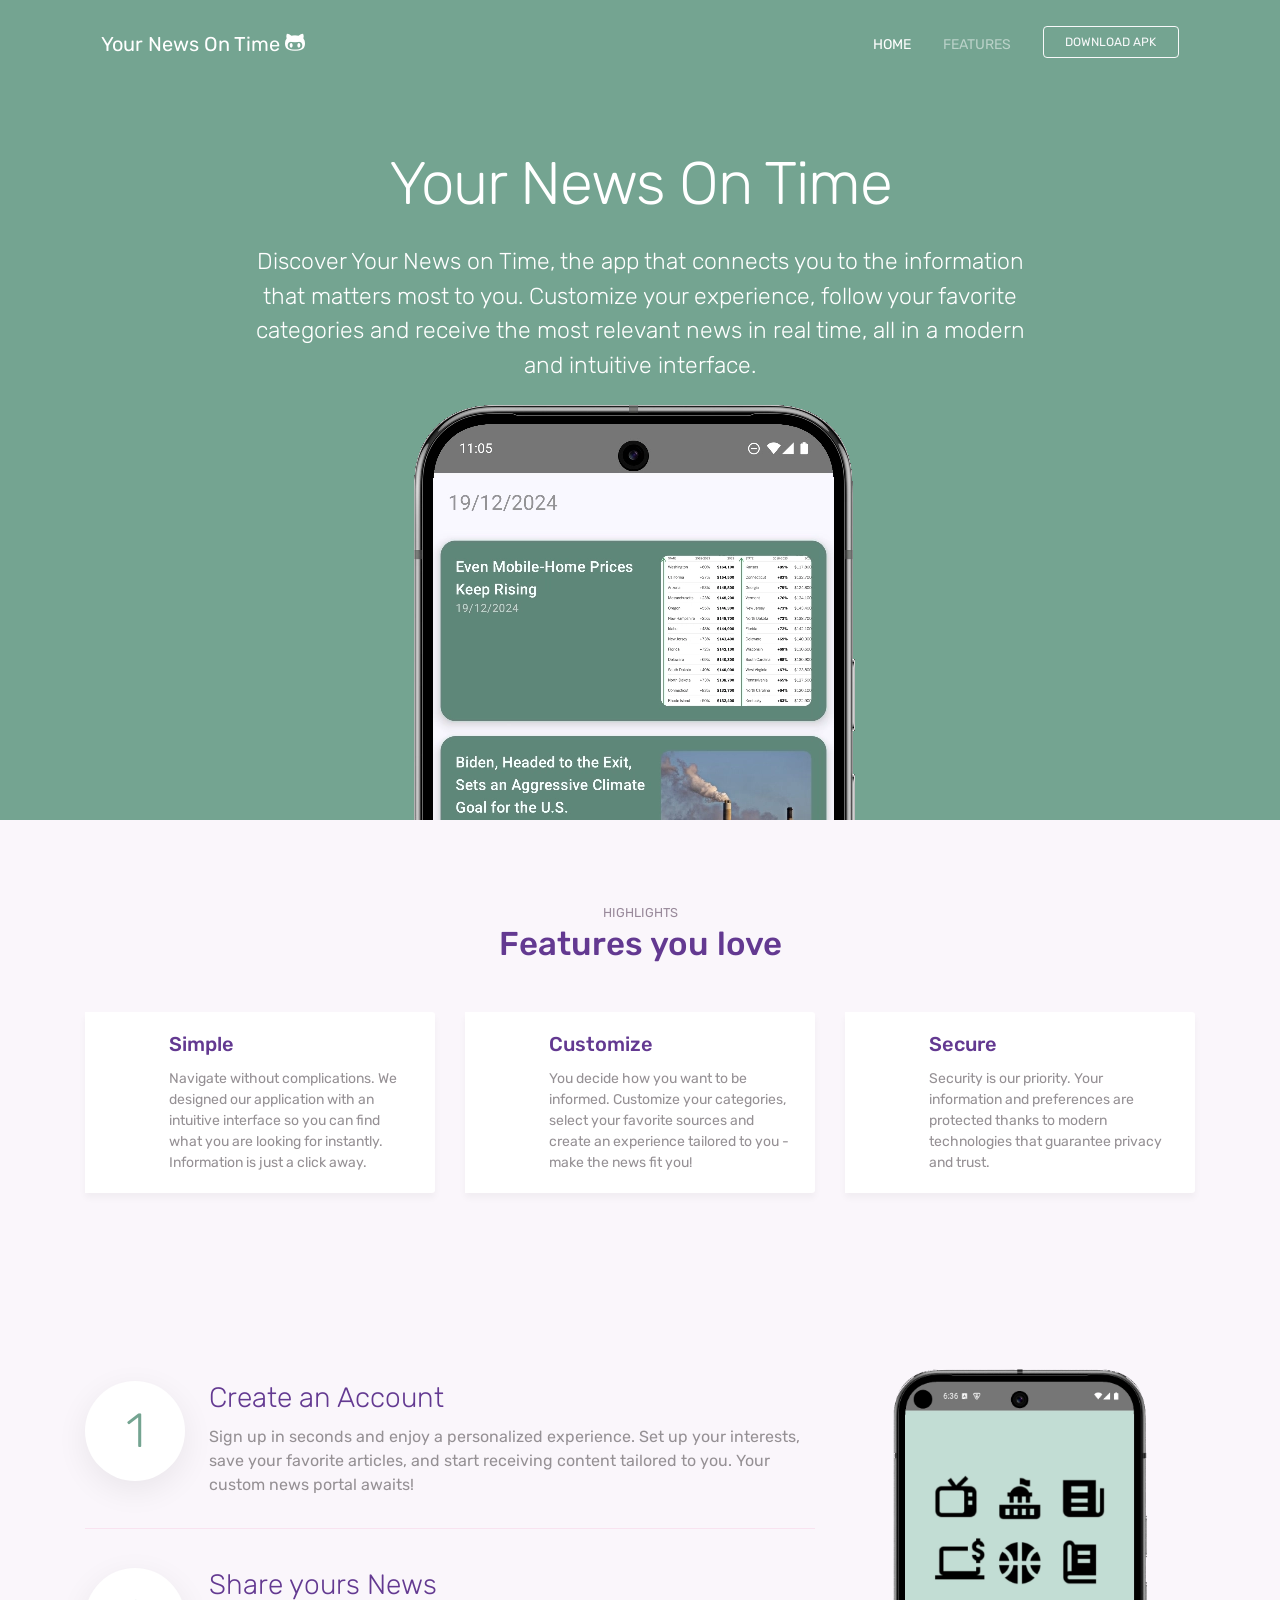
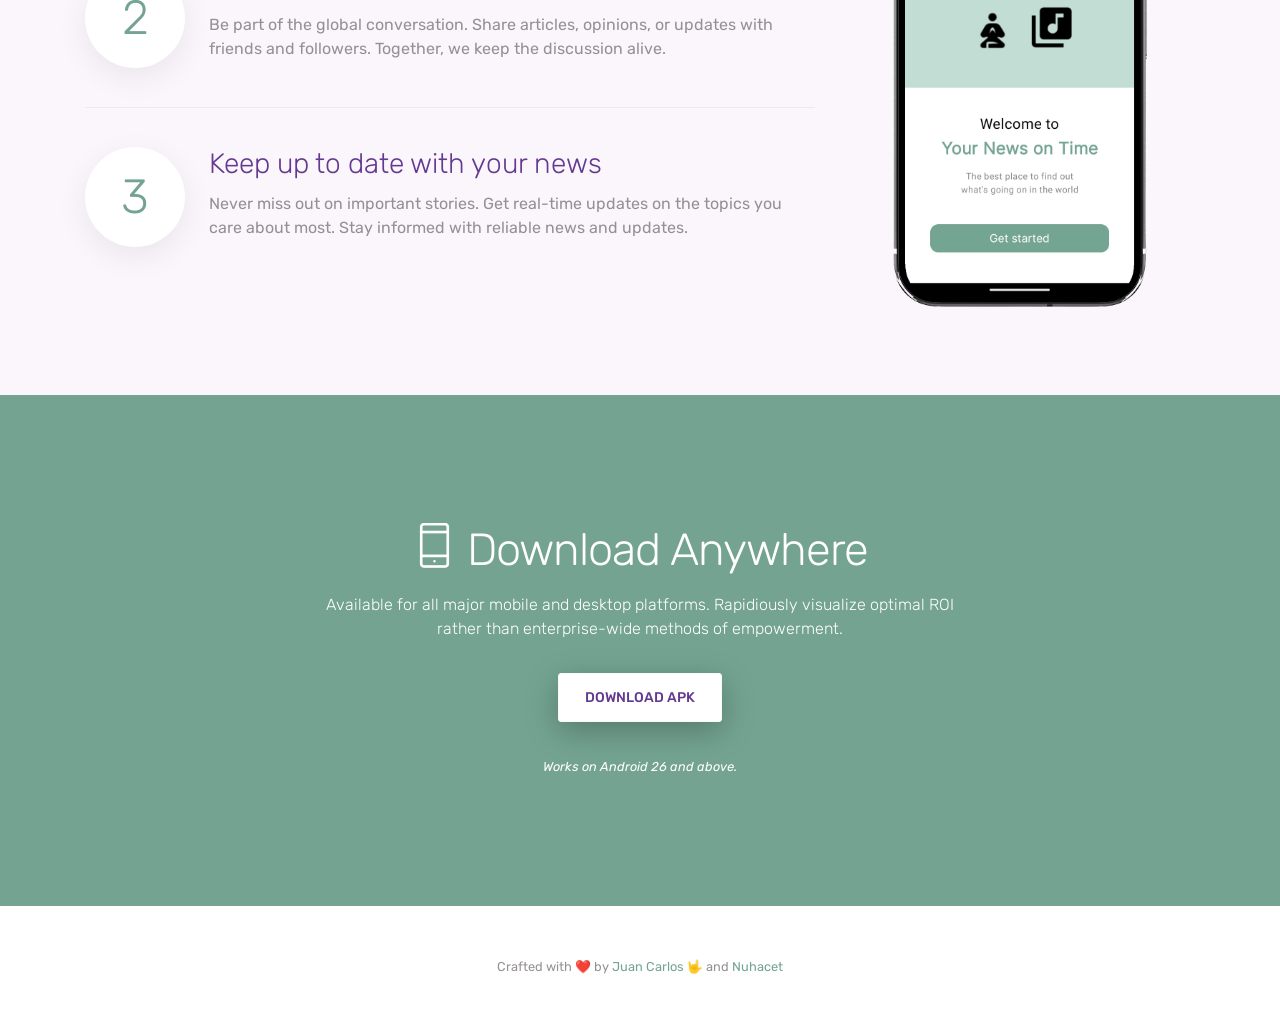
<file: index.html>
<!doctype html>
<html lang="en">

<head>
    <title>Your News On Time</title>

    <meta charset="utf-8" />
    <meta name="viewport" content="width=device-width, initial-scale=1.0, shrink-to-fit=no" />

    <meta name="author" content="Juan Carlos Acosta Perabá, Nuhacet Travieso del Rosario" />
    <meta name="description"
        content="Discover Your News on Time, the app that connects you to the information that matters most to you. Customize your experience, follow your favorite categories and receive the most relevant news in real time, all in a modern and intuitive interface." />
    <meta name="robots" content="index, follow" />
    <meta name="theme-color" content="#74A491" />
    <meta name="keywords"
        content="HTML5, bootstrap, mobile, app, landing, android, responsive, download, free, news, kotlin" />
    <meta name="application-name" content="Your News On Time" />

    <link rel="icon" href="./docs/web/images/YourNewsOnTimeLogo.webp" type="image/webp" />
    <link rel="canonical" href="https://your-news-on-time.github.io/YourNewsonTime/" />
    <link rel="preload" as="style" href="./docs/web/css/bootstrap.min.css" />
    <link rel="preload" as="style" href="./docs/web/css/themify-icons.css" />
    <link rel="preload" as="style" href="./docs/web/css/owl.carousel.min.css" />
    <link rel="preload" as="style" href="./docs/web/css/style.css" />

    <link rel="preload" as="script" href="./docs/web/js/jquery-3.2.1.min.js" />
    <link rel="preload" as="script" href="./docs/web/js/bootstrap.bundle.min.js" />
    <link rel="preload" as="script" href="./docs/web/js/owl.carousel.min.js" />
    <link rel="preload" as="script" href="./docs/web/js/script.js" />

    <link rel="preload" as="font" href="./docs/web/fonts/themify.woff" />
    <link rel="preload" as="font" href="./docs/web/fonts/themify.ttf" />
    <link rel="preload" as="font" href="./docs/web/fonts/themify.eot" />
    <link rel="preload" as="font" href="./docs/web/fonts/themify.svg" />

    <link rel="stylesheet" href="./docs/web/css/bootstrap.min.css" />
    <link rel="stylesheet" href="./docs/web/css/themify-icons.css" />
    <link rel="stylesheet" href="./docs/web/css/owl.carousel.min.css" />
    <link href="./docs/web/css/style.css" rel="stylesheet" />

    <link rel="preload" as="image" href="./docs/web/images/iphonex.webp" />
    <link rel="preload" as="image" href="./docs/web/images/YourNewsOnTimeNews.webp" />

    <link rel="dns-prefetch" href="//fonts.googleapis.com">

    <link href="https://fonts.googleapis.com/css?family=Rubik:300,400,500" rel="stylesheet" />

    <!-- Apple -->
    <link rel="apple-touch-icon" sizes="180x180" href="./docs/web/images/YourNewsOnTimeLogo.webp" />
    <meta name="apple-mobile-web-app-title" content="Your News On Time" />

    <!-- Open Graph Tags -->
    <meta property="og:locale" content="en_US" />
    <meta property="og:url" content="https://your-news-on-time.github.io/YourNewsonTime/" />
    <meta property="og:type" content="website" />
    <meta property="og:title" content="Your News On Time" />
    <meta property="og:description"
        content="Discover Your News on Time, the app that connects you to the information that matters most to you. Customize your experience, follow your favorite categories and receive the most relevant news in real time, all in a modern and intuitive interface." />
    <meta property="og:image" content="./docs/web/images/YourNewsOnTimeLogo.webp" />
    <meta property="og:site_name" content="Your News On Time" />

    <!-- Twitter Meta Tags -->
    <meta name="twitter:card" content="summary_large_image" />
    <meta name="twitter:creator" content="@jcap_dev" />
    <meta property="twitter:domain" content="your-news-on-time.github.io" />
    <meta property="twitter:url" content="https://your-news-on-time.github.io/YourNewsonTime/" />
    <meta name="twitter:title" content="Your News On Time" />
    <meta name="twitter:description"
        content="Discover Your News on Time, the app that connects you to the information that matters most to you. Customize your experience, follow your favorite categories and receive the most relevant news in real time, all in a modern and intuitive interface." />
    <meta name="twitter:image" content="./docs/web/images/YourNewsOnTimeLogo.webp" />
    <meta name="twitter:site" content="@jcap_dev" />
</head>

<body data-spy="scroll" data-target="#navbar" data-offset="30">
    <div class="nav-menu fixed-top">
        <div class="container">
            <div class="row">
                <div class="col-md-12">
                    <nav class="navbar navbar-dark navbar-expand-lg">
                        <a class="navbar-brand gh-shake" href="https://github.com/Your-News-On-Time/YourNewsonTime"
                            target="_blank">Your
                            News On
                            Time <span class="ti-github"></span></a> <button class="navbar-toggler" type="button"
                            data-toggle="collapse" data-target="#navbar" aria-controls="navbar" aria-expanded="false"
                            aria-label="Toggle navigation"> <span class="navbar-toggler-icon"></span> </button>
                        <div class="collapse navbar-collapse" id="navbar">
                            <ul class="navbar-nav ml-auto">
                                <li class="nav-item"> <a class="nav-link active" href="#home">HOME <span
                                            class="sr-only">(current)</span></a> </li>
                                <li class="nav-item"> <a class="nav-link" href="#features">FEATURES</a> </li>
                                <li class="nav-item"><a
                                        href="https://github.com/Your-News-On-Time/YourNewsonTime/releases/tag/v0.1.0-beta.1"
                                        class="btn btn-outline-light my-3 my-sm-0 ml-lg-3" target="_blank">Download
                                        APK</a></li>
                            </ul>
                        </div>
                    </nav>
                </div>
            </div>
        </div>
    </div>


    <header class="bg-gradient" id="home">
        <div class="container mt-5">
            <h1>Your News On Time</h1>
            <p class="tagline">Discover Your News on Time, the app that connects you to the information that matters
                most to you. Customize your experience, follow your favorite categories and receive the most relevant
                news in real time, all in a modern and intuitive interface. </p>
        </div>
        <div class="img-holder mt-3"><img src="./docs/web/images/YourNewsOnTimeNews.webp" alt="phone" class="img-fluid">
        </div>
    </header>

    <div class="section light-bg" id="features">

        <div class="container">

            <div class="section-title">
                <small>HIGHLIGHTS</small>
                <h3>Features you love</h3>
            </div>

            <div class="row">
                <div class="col-12 col-lg-4">
                    <div class="card features">
                        <div class="card-body">
                            <div class="media">
                                <span class="ti-face-smile gradient-fill ti-3x mr-3"></span>
                                <div class="media-body">
                                    <h4 class="card-title">Simple</h4>
                                    <p class="card-text">Navigate without complications. We designed our application
                                        with an intuitive interface so you can find what you are looking for instantly.
                                        Information is just a click away. </p>
                                </div>
                            </div>
                        </div>
                    </div>
                </div>
                <div class="col-12 col-lg-4">
                    <div class="card features">
                        <div class="card-body">
                            <div class="media">
                                <span class="ti-settings gradient-fill ti-3x mr-3"></span>
                                <div class="media-body">
                                    <h4 class="card-title">Customize</h4>
                                    <p class="card-text">You decide how you want to be informed. Customize your
                                        categories, select your favorite sources and create an experience tailored to
                                        you - make the news fit you!</p>
                                </div>
                            </div>
                        </div>
                    </div>
                </div>
                <div class="col-12 col-lg-4">
                    <div class="card features">
                        <div class="card-body">
                            <div class="media">
                                <span class="ti-lock gradient-fill ti-3x mr-3"></span>
                                <div class="media-body">
                                    <h4 class="card-title">Secure</h4>
                                    <p class="card-text">Security is our priority. Your information and preferences are
                                        protected thanks to modern technologies that guarantee privacy and trust. </p>
                                </div>
                            </div>
                        </div>
                    </div>
                </div>
            </div>

        </div>

    </div>

    <div class="section light-bg">

        <div class="container">
            <div class="row">
                <div class="col-md-8 d-flex align-items-center">
                    <ul class="list-unstyled ui-steps">
                        <li class="media">
                            <div class="circle-icon mr-4">1</div>
                            <div class="media-body">
                                <h5>Create an Account</h5>
                                <p>Sign up in seconds and enjoy a personalized experience. Set up your interests, save
                                    your favorite articles, and start receiving content tailored to you. Your custom
                                    news portal awaits! </p>
                            </div>
                        </li>
                        <li class="media my-4">
                            <div class="circle-icon mr-4">2</div>
                            <div class="media-body">
                                <h5>Share yours News</h5>
                                <p>Be part of the global conversation. Share articles, opinions, or updates with friends
                                    and followers. Together, we keep the discussion alive.</p>
                            </div>
                        </li>
                        <li class="media">
                            <div class="circle-icon mr-4">3</div>
                            <div class="media-body">
                                <h5>Keep up to date with your news</h5>
                                <p>Never miss out on important stories. Get real-time updates on the topics you care
                                    about most. Stay informed with reliable news and updates.</p>
                            </div>
                        </li>
                    </ul>
                </div>
                <div class="col-md-4">
                    <img src="./docs/web/images/iphonex.webp" alt="iphone" class="img-fluid">
                </div>

            </div>

        </div>

    </div>


    <div class="section bg-gradient">
        <div class="container">
            <div class="call-to-action">
                <h2><span class="ti-mobile gradient-fill"></span> Download Anywhere</h2>
                <p class="tagline">Available for all major mobile and desktop platforms. Rapidiously visualize optimal
                    ROI rather than enterprise-wide methods of empowerment. </p>
                <div class="my-4">
                    <a href="https://github.com/Your-News-On-Time/YourNewsonTime/releases/tag/v0.1.0-beta.1"
                        class="btn btn-light" target="_blank">Download APK</a>

                </div>
                <p class="text-primary"><small><i>Works on Android 26 and above. </i></small></p>
            </div>
        </div>

    </div>

    <footer class="my-5 text-center">
        <p class="mb-2"><small>Crafted with ❤️ by <a href="https://github.com/juancarlosacostaperaba"
                    target="_blank">Juan Carlos 🤟</a>
                and <a href="https://github.com/nuhacet66" target="_blank">Nuhacet</a></small></p>
    </footer>

    <script src="./docs/web/js/jquery-3.2.1.min.js"></script>
    <script src="./docs/web/js/bootstrap.bundle.min.js"></script>
    <script src="./docs/web/js/owl.carousel.min.js"></script>
    <script src="./docs/web/js/script.js"></script>
</body>

</html>
</file>
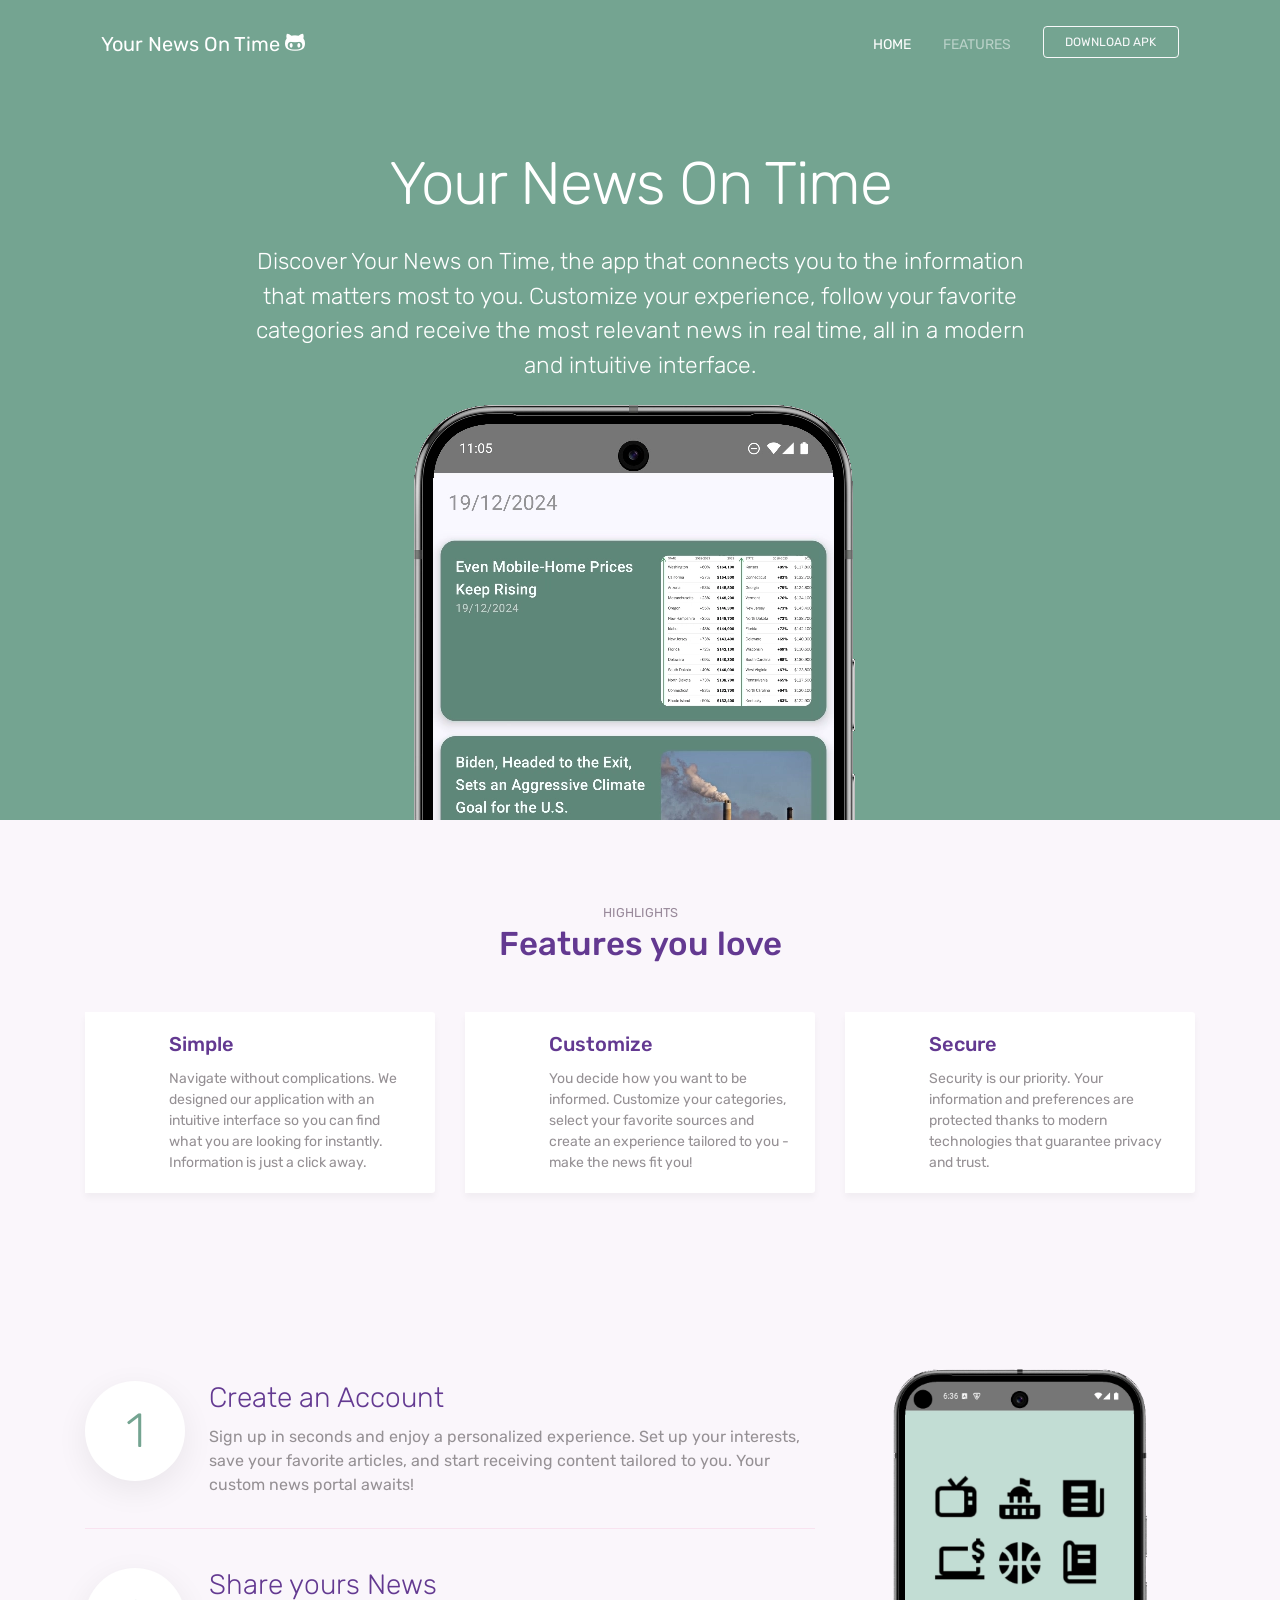
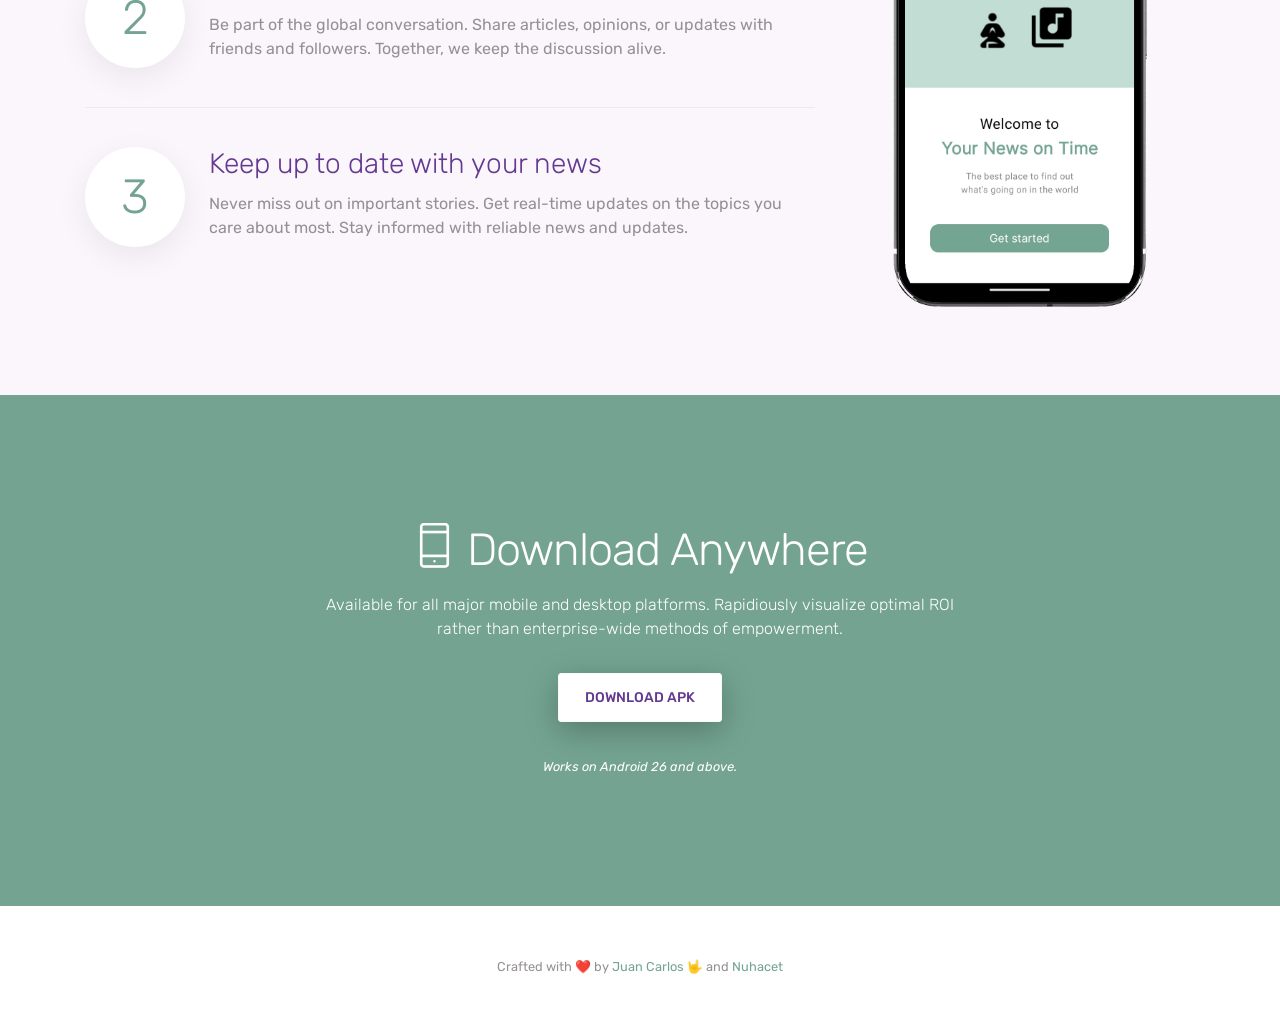
<file: docs/index.html>
<!doctype html>
<html lang="en">

<head>
    <title>Your News On Time</title>

    <meta charset="utf-8" />
    <meta name="viewport" content="width=device-width, initial-scale=1.0, shrink-to-fit=no" />

    <meta name="author" content="Juan Carlos Acosta Perabá, Nuhacet Travieso del Rosario" />
    <meta name="description"
        content="Discover Your News on Time, the app that connects you to the information that matters most to you. Customize your experience, follow your favorite categories and receive the most relevant news in real time, all in a modern and intuitive interface." />
    <meta name="robots" content="index, follow" />
    <meta name="theme-color" content="#74A491" />
    <meta name="keywords"
        content="HTML5, bootstrap, mobile, app, landing, android, responsive, download, free, news, kotlin" />
    <meta name="application-name" content="Your News On Time" />

    <link rel="icon" href="./web/images/YourNewsOnTimeLogo.webp" type="image/webp" />
    <link rel="canonical" href="https://your-news-on-time.github.io/YourNewsonTime/" />
    <link rel="preload" as="style" href="./web/css/bootstrap.min.css" />
    <link rel="preload" as="style" href="./web/css/themify-icons.css" />
    <link rel="preload" as="style" href="./web/css/owl.carousel.min.css" />
    <link rel="preload" as="style" href="./web/css/style.css" />

    <link rel="preload" as="script" href="./web/js/jquery-3.2.1.min.js" />
    <link rel="preload" as="script" href="./web/js/bootstrap.bundle.min.js" />
    <link rel="preload" as="script" href="./web/js/owl.carousel.min.js" />
    <link rel="preload" as="script" href="./web/js/script.js" />

    <link rel="preload" as="font" href="./web/fonts/themify.woff" />
    <link rel="preload" as="font" href="./web/fonts/themify.ttf" />
    <link rel="preload" as="font" href="./web/fonts/themify.eot" />
    <link rel="preload" as="font" href="./web/fonts/themify.svg" />

    <link rel="stylesheet" href="./web/css/bootstrap.min.css" />
    <link rel="stylesheet" href="./web/css/themify-icons.css" />
    <link rel="stylesheet" href="./web/css/owl.carousel.min.css" />
    <link href="./web/css/style.css" rel="stylesheet" />

    <link rel="preload" as="image" href="./web/images/iphonex.webp" />
    <link rel="preload" as="image" href="./web/images/YourNewsOnTimeNews.webp" />

    <link rel="dns-prefetch" href="//fonts.googleapis.com">

    <link href="https://fonts.googleapis.com/css?family=Rubik:300,400,500" rel="stylesheet" />

    <!-- Apple -->
    <link rel="apple-touch-icon" sizes="180x180" href="./web/images/YourNewsOnTimeLogo.webp" />
    <meta name="apple-mobile-web-app-title" content="Your News On Time" />

    <!-- Open Graph Tags -->
    <meta property="og:locale" content="en_US" />
    <meta property="og:url" content="https://your-news-on-time.github.io/YourNewsonTime/" />
    <meta property="og:type" content="website" />
    <meta property="og:title" content="Your News On Time" />
    <meta property="og:description"
        content="Discover Your News on Time, the app that connects you to the information that matters most to you. Customize your experience, follow your favorite categories and receive the most relevant news in real time, all in a modern and intuitive interface." />
    <meta property="og:image" content="./web/images/YourNewsOnTimeLogo.webp" />
    <meta property="og:site_name" content="Your News On Time" />

    <!-- Twitter Meta Tags -->
    <meta name="twitter:card" content="summary_large_image" />
    <meta name="twitter:creator" content="@jcap_dev" />
    <meta property="twitter:domain" content="your-news-on-time.github.io" />
    <meta property="twitter:url" content="https://your-news-on-time.github.io/YourNewsonTime/" />
    <meta name="twitter:title" content="Your News On Time" />
    <meta name="twitter:description"
        content="Discover Your News on Time, the app that connects you to the information that matters most to you. Customize your experience, follow your favorite categories and receive the most relevant news in real time, all in a modern and intuitive interface." />
    <meta name="twitter:image" content="./web/images/YourNewsOnTimeLogo.webp" />
    <meta name="twitter:site" content="@jcap_dev" />
</head>

<body data-spy="scroll" data-target="#navbar" data-offset="30">
    <div class="nav-menu fixed-top">
        <div class="container">
            <div class="row">
                <div class="col-md-12">
                    <nav class="navbar navbar-dark navbar-expand-lg">
                        <a class="navbar-brand gh-shake" href="https://github.com/Your-News-On-Time/YourNewsonTime">Your
                            News On
                            Time <span class="ti-github"></span></a> <button class="navbar-toggler" type="button"
                            data-toggle="collapse" data-target="#navbar" aria-controls="navbar" aria-expanded="false"
                            aria-label="Toggle navigation"> <span class="navbar-toggler-icon"></span> </button>
                        <div class="collapse navbar-collapse" id="navbar">
                            <ul class="navbar-nav ml-auto">
                                <li class="nav-item"> <a class="nav-link active" href="#home">HOME <span
                                            class="sr-only">(current)</span></a> </li>
                                <li class="nav-item"> <a class="nav-link" href="#features">FEATURES</a> </li>
                                <li class="nav-item"><a
                                        href="https://github.com/Your-News-On-Time/YourNewsonTime/releases/download/v0.1.0-beta.1/app-yournewsontime.apk"
                                        class="btn btn-outline-light my-3 my-sm-0 ml-lg-3">Download APK</a></li>
                            </ul>
                        </div>
                    </nav>
                </div>
            </div>
        </div>
    </div>


    <header class="bg-gradient" id="home">
        <div class="container mt-5">
            <h1>Your News On Time</h1>
            <p class="tagline">Discover Your News on Time, the app that connects you to the information that matters
                most to you. Customize your experience, follow your favorite categories and receive the most relevant
                news in real time, all in a modern and intuitive interface. </p>
        </div>
        <div class="img-holder mt-3"><img src="./web/images/YourNewsOnTimeNews.webp" alt="phone" class="img-fluid">
        </div>
    </header>

    <div class="section light-bg" id="features">

        <div class="container">

            <div class="section-title">
                <small>HIGHLIGHTS</small>
                <h3>Features you love</h3>
            </div>

            <div class="row">
                <div class="col-12 col-lg-4">
                    <div class="card features">
                        <div class="card-body">
                            <div class="media">
                                <span class="ti-face-smile gradient-fill ti-3x mr-3"></span>
                                <div class="media-body">
                                    <h4 class="card-title">Simple</h4>
                                    <p class="card-text">Navigate without complications. We designed our application
                                        with an intuitive interface so you can find what you are looking for instantly.
                                        Information is just a click away. </p>
                                </div>
                            </div>
                        </div>
                    </div>
                </div>
                <div class="col-12 col-lg-4">
                    <div class="card features">
                        <div class="card-body">
                            <div class="media">
                                <span class="ti-settings gradient-fill ti-3x mr-3"></span>
                                <div class="media-body">
                                    <h4 class="card-title">Customize</h4>
                                    <p class="card-text">You decide how you want to be informed. Customize your
                                        categories, select your favorite sources and create an experience tailored to
                                        you - make the news fit you!</p>
                                </div>
                            </div>
                        </div>
                    </div>
                </div>
                <div class="col-12 col-lg-4">
                    <div class="card features">
                        <div class="card-body">
                            <div class="media">
                                <span class="ti-lock gradient-fill ti-3x mr-3"></span>
                                <div class="media-body">
                                    <h4 class="card-title">Secure</h4>
                                    <p class="card-text">Security is our priority. Your information and preferences are
                                        protected thanks to modern technologies that guarantee privacy and trust. </p>
                                </div>
                            </div>
                        </div>
                    </div>
                </div>
            </div>

        </div>

    </div>

    <div class="section light-bg">

        <div class="container">
            <div class="row">
                <div class="col-md-8 d-flex align-items-center">
                    <ul class="list-unstyled ui-steps">
                        <li class="media">
                            <div class="circle-icon mr-4">1</div>
                            <div class="media-body">
                                <h5>Create an Account</h5>
                                <p>Sign up in seconds and enjoy a personalized experience. Set up your interests, save
                                    your favorite articles, and start receiving content tailored to you. Your custom
                                    news portal awaits! </p>
                            </div>
                        </li>
                        <li class="media my-4">
                            <div class="circle-icon mr-4">2</div>
                            <div class="media-body">
                                <h5>Share yours News</h5>
                                <p>Be part of the global conversation. Share articles, opinions, or updates with friends
                                    and followers. Together, we keep the discussion alive.</p>
                            </div>
                        </li>
                        <li class="media">
                            <div class="circle-icon mr-4">3</div>
                            <div class="media-body">
                                <h5>Keep up to date with your news</h5>
                                <p>Never miss out on important stories. Get real-time updates on the topics you care
                                    about most. Stay informed with reliable news and updates.</p>
                            </div>
                        </li>
                    </ul>
                </div>
                <div class="col-md-4">
                    <img src="./web/images/iphonex.webp" alt="iphone" class="img-fluid">
                </div>

            </div>

        </div>

    </div>


    <div class="section bg-gradient">
        <div class="container">
            <div class="call-to-action">
                <h2><span class="ti-mobile gradient-fill"></span> Download Anywhere</h2>
                <p class="tagline">Available for all major mobile and desktop platforms. Rapidiously visualize optimal
                    ROI rather than enterprise-wide methods of empowerment. </p>
                <div class="my-4">
                    <a href="https://github.com/Your-News-On-Time/YourNewsonTime/releases/tag/v0.1.0-beta.1"
                        class="btn btn-light">Download APK</a>

                </div>
                <p class="text-primary"><small><i>Works on Android 26 and above. </i></small></p>
            </div>
        </div>

    </div>

    <footer class="my-5 text-center">
        <p class="mb-2"><small>Crafted with ❤️ by <a href="https://github.com/juancarlosacostaperaba">Juan Carlos 🤟</a>
                and <a href="https://github.com/nuhacet66">Nuhacet</a></small></p>
    </footer>

    <script src="./web/js/jquery-3.2.1.min.js"></script>
    <script src="./web/js/bootstrap.bundle.min.js"></script>
    <script src="./web/js/owl.carousel.min.js"></script>
    <script src="./web/js/script.js"></script>
</body>

</html>
</file>
<file: docs/web/css/themify-icons.css>
@font-face {
    font-family: 'themify';
    src: url('../fonts/themify.eot?-fvbane');
    src: url('../fonts/themify.eot?#iefix-fvbane') format('embedded-opentype'), url('../fonts/themify.woff?-fvbane') format('woff'), url('../fonts/themify.ttf?-fvbane') format('truetype'), url('../fonts/themify.svg?-fvbane#themify') format('svg');
    font-weight: normal;
    font-style: normal;
}

[class^="ti-"],
[class*=" ti-"] {
    font-family: 'themify';
    speak: none;
    font-style: normal;
    font-weight: normal;
    font-variant: normal;
    text-transform: none;
    line-height: 1;
    /* Better Font Rendering =========== */
    -webkit-font-smoothing: antialiased;
    -moz-osx-font-smoothing: grayscale;
}

.ti-wand:before {
    content: "\e600";
}

.ti-volume:before {
    content: "\e601";
}

.ti-user:before {
    content: "\e602";
}

.ti-unlock:before {
    content: "\e603";
}

.ti-unlink:before {
    content: "\e604";
}

.ti-trash:before {
    content: "\e605";
}

.ti-thought:before {
    content: "\e606";
}

.ti-target:before {
    content: "\e607";
}

.ti-tag:before {
    content: "\e608";
}

.ti-tablet:before {
    content: "\e609";
}

.ti-star:before {
    content: "\e60a";
}

.ti-spray:before {
    content: "\e60b";
}

.ti-signal:before {
    content: "\e60c";
}

.ti-shopping-cart:before {
    content: "\e60d";
}

.ti-shopping-cart-full:before {
    content: "\e60e";
}

.ti-settings:before {
    content: "\e60f";
}

.ti-search:before {
    content: "\e610";
}

.ti-zoom-in:before {
    content: "\e611";
}

.ti-zoom-out:before {
    content: "\e612";
}

.ti-cut:before {
    content: "\e613";
}

.ti-ruler:before {
    content: "\e614";
}

.ti-ruler-pencil:before {
    content: "\e615";
}

.ti-ruler-alt:before {
    content: "\e616";
}

.ti-bookmark:before {
    content: "\e617";
}

.ti-bookmark-alt:before {
    content: "\e618";
}

.ti-reload:before {
    content: "\e619";
}

.ti-plus:before {
    content: "\e61a";
}

.ti-pin:before {
    content: "\e61b";
}

.ti-pencil:before {
    content: "\e61c";
}

.ti-pencil-alt:before {
    content: "\e61d";
}

.ti-paint-roller:before {
    content: "\e61e";
}

.ti-paint-bucket:before {
    content: "\e61f";
}

.ti-na:before {
    content: "\e620";
}

.ti-mobile:before {
    content: "\e621";
}

.ti-minus:before {
    content: "\e622";
}

.ti-medall:before {
    content: "\e623";
}

.ti-medall-alt:before {
    content: "\e624";
}

.ti-marker:before {
    content: "\e625";
}

.ti-marker-alt:before {
    content: "\e626";
}

.ti-arrow-up:before {
    content: "\e627";
}

.ti-arrow-right:before {
    content: "\e628";
}

.ti-arrow-left:before {
    content: "\e629";
}

.ti-arrow-down:before {
    content: "\e62a";
}

.ti-lock:before {
    content: "\e62b";
}

.ti-location-arrow:before {
    content: "\e62c";
}

.ti-link:before {
    content: "\e62d";
}

.ti-layout:before {
    content: "\e62e";
}

.ti-layers:before {
    content: "\e62f";
}

.ti-layers-alt:before {
    content: "\e630";
}

.ti-key:before {
    content: "\e631";
}

.ti-import:before {
    content: "\e632";
}

.ti-image:before {
    content: "\e633";
}

.ti-heart:before {
    content: "\e634";
}

.ti-heart-broken:before {
    content: "\e635";
}

.ti-hand-stop:before {
    content: "\e636";
}

.ti-hand-open:before {
    content: "\e637";
}

.ti-hand-drag:before {
    content: "\e638";
}

.ti-folder:before {
    content: "\e639";
}

.ti-flag:before {
    content: "\e63a";
}

.ti-flag-alt:before {
    content: "\e63b";
}

.ti-flag-alt-2:before {
    content: "\e63c";
}

.ti-eye:before {
    content: "\e63d";
}

.ti-export:before {
    content: "\e63e";
}

.ti-exchange-vertical:before {
    content: "\e63f";
}

.ti-desktop:before {
    content: "\e640";
}

.ti-cup:before {
    content: "\e641";
}

.ti-crown:before {
    content: "\e642";
}

.ti-comments:before {
    content: "\e643";
}

.ti-comment:before {
    content: "\e644";
}

.ti-comment-alt:before {
    content: "\e645";
}

.ti-close:before {
    content: "\e646";
}

.ti-clip:before {
    content: "\e647";
}

.ti-angle-up:before {
    content: "\e648";
}

.ti-angle-right:before {
    content: "\e649";
}

.ti-angle-left:before {
    content: "\e64a";
}

.ti-angle-down:before {
    content: "\e64b";
}

.ti-check:before {
    content: "\e64c";
}

.ti-check-box:before {
    content: "\e64d";
}

.ti-camera:before {
    content: "\e64e";
}

.ti-announcement:before {
    content: "\e64f";
}

.ti-brush:before {
    content: "\e650";
}

.ti-briefcase:before {
    content: "\e651";
}

.ti-bolt:before {
    content: "\e652";
}

.ti-bolt-alt:before {
    content: "\e653";
}

.ti-blackboard:before {
    content: "\e654";
}

.ti-bag:before {
    content: "\e655";
}

.ti-move:before {
    content: "\e656";
}

.ti-arrows-vertical:before {
    content: "\e657";
}

.ti-arrows-horizontal:before {
    content: "\e658";
}

.ti-fullscreen:before {
    content: "\e659";
}

.ti-arrow-top-right:before {
    content: "\e65a";
}

.ti-arrow-top-left:before {
    content: "\e65b";
}

.ti-arrow-circle-up:before {
    content: "\e65c";
}

.ti-arrow-circle-right:before {
    content: "\e65d";
}

.ti-arrow-circle-left:before {
    content: "\e65e";
}

.ti-arrow-circle-down:before {
    content: "\e65f";
}

.ti-angle-double-up:before {
    content: "\e660";
}

.ti-angle-double-right:before {
    content: "\e661";
}

.ti-angle-double-left:before {
    content: "\e662";
}

.ti-angle-double-down:before {
    content: "\e663";
}

.ti-zip:before {
    content: "\e664";
}

.ti-world:before {
    content: "\e665";
}

.ti-wheelchair:before {
    content: "\e666";
}

.ti-view-list:before {
    content: "\e667";
}

.ti-view-list-alt:before {
    content: "\e668";
}

.ti-view-grid:before {
    content: "\e669";
}

.ti-uppercase:before {
    content: "\e66a";
}

.ti-upload:before {
    content: "\e66b";
}

.ti-underline:before {
    content: "\e66c";
}

.ti-truck:before {
    content: "\e66d";
}

.ti-timer:before {
    content: "\e66e";
}

.ti-ticket:before {
    content: "\e66f";
}

.ti-thumb-up:before {
    content: "\e670";
}

.ti-thumb-down:before {
    content: "\e671";
}

.ti-text:before {
    content: "\e672";
}

.ti-stats-up:before {
    content: "\e673";
}

.ti-stats-down:before {
    content: "\e674";
}

.ti-split-v:before {
    content: "\e675";
}

.ti-split-h:before {
    content: "\e676";
}

.ti-smallcap:before {
    content: "\e677";
}

.ti-shine:before {
    content: "\e678";
}

.ti-shift-right:before {
    content: "\e679";
}

.ti-shift-left:before {
    content: "\e67a";
}

.ti-shield:before {
    content: "\e67b";
}

.ti-notepad:before {
    content: "\e67c";
}

.ti-server:before {
    content: "\e67d";
}

.ti-quote-right:before {
    content: "\e67e";
}

.ti-quote-left:before {
    content: "\e67f";
}

.ti-pulse:before {
    content: "\e680";
}

.ti-printer:before {
    content: "\e681";
}

.ti-power-off:before {
    content: "\e682";
}

.ti-plug:before {
    content: "\e683";
}

.ti-pie-chart:before {
    content: "\e684";
}

.ti-paragraph:before {
    content: "\e685";
}

.ti-panel:before {
    content: "\e686";
}

.ti-package:before {
    content: "\e687";
}

.ti-music:before {
    content: "\e688";
}

.ti-music-alt:before {
    content: "\e689";
}

.ti-mouse:before {
    content: "\e68a";
}

.ti-mouse-alt:before {
    content: "\e68b";
}

.ti-money:before {
    content: "\e68c";
}

.ti-microphone:before {
    content: "\e68d";
}

.ti-menu:before {
    content: "\e68e";
}

.ti-menu-alt:before {
    content: "\e68f";
}

.ti-map:before {
    content: "\e690";
}

.ti-map-alt:before {
    content: "\e691";
}

.ti-loop:before {
    content: "\e692";
}

.ti-location-pin:before {
    content: "\e693";
}

.ti-list:before {
    content: "\e694";
}

.ti-light-bulb:before {
    content: "\e695";
}

.ti-Italic:before {
    content: "\e696";
}

.ti-info:before {
    content: "\e697";
}

.ti-infinite:before {
    content: "\e698";
}

.ti-id-badge:before {
    content: "\e699";
}

.ti-hummer:before {
    content: "\e69a";
}

.ti-home:before {
    content: "\e69b";
}

.ti-help:before {
    content: "\e69c";
}

.ti-headphone:before {
    content: "\e69d";
}

.ti-harddrives:before {
    content: "\e69e";
}

.ti-harddrive:before {
    content: "\e69f";
}

.ti-gift:before {
    content: "\e6a0";
}

.ti-game:before {
    content: "\e6a1";
}

.ti-filter:before {
    content: "\e6a2";
}

.ti-files:before {
    content: "\e6a3";
}

.ti-file:before {
    content: "\e6a4";
}

.ti-eraser:before {
    content: "\e6a5";
}

.ti-envelope:before {
    content: "\e6a6";
}

.ti-download:before {
    content: "\e6a7";
}

.ti-direction:before {
    content: "\e6a8";
}

.ti-direction-alt:before {
    content: "\e6a9";
}

.ti-dashboard:before {
    content: "\e6aa";
}

.ti-control-stop:before {
    content: "\e6ab";
}

.ti-control-shuffle:before {
    content: "\e6ac";
}

.ti-control-play:before {
    content: "\e6ad";
}

.ti-control-pause:before {
    content: "\e6ae";
}

.ti-control-forward:before {
    content: "\e6af";
}

.ti-control-backward:before {
    content: "\e6b0";
}

.ti-cloud:before {
    content: "\e6b1";
}

.ti-cloud-up:before {
    content: "\e6b2";
}

.ti-cloud-down:before {
    content: "\e6b3";
}

.ti-clipboard:before {
    content: "\e6b4";
}

.ti-car:before {
    content: "\e6b5";
}

.ti-calendar:before {
    content: "\e6b6";
}

.ti-book:before {
    content: "\e6b7";
}

.ti-bell:before {
    content: "\e6b8";
}

.ti-basketball:before {
    content: "\e6b9";
}

.ti-bar-chart:before {
    content: "\e6ba";
}

.ti-bar-chart-alt:before {
    content: "\e6bb";
}

.ti-back-right:before {
    content: "\e6bc";
}

.ti-back-left:before {
    content: "\e6bd";
}

.ti-arrows-corner:before {
    content: "\e6be";
}

.ti-archive:before {
    content: "\e6bf";
}

.ti-anchor:before {
    content: "\e6c0";
}

.ti-align-right:before {
    content: "\e6c1";
}

.ti-align-left:before {
    content: "\e6c2";
}

.ti-align-justify:before {
    content: "\e6c3";
}

.ti-align-center:before {
    content: "\e6c4";
}

.ti-alert:before {
    content: "\e6c5";
}

.ti-alarm-clock:before {
    content: "\e6c6";
}

.ti-agenda:before {
    content: "\e6c7";
}

.ti-write:before {
    content: "\e6c8";
}

.ti-window:before {
    content: "\e6c9";
}

.ti-widgetized:before {
    content: "\e6ca";
}

.ti-widget:before {
    content: "\e6cb";
}

.ti-widget-alt:before {
    content: "\e6cc";
}

.ti-wallet:before {
    content: "\e6cd";
}

.ti-video-clapper:before {
    content: "\e6ce";
}

.ti-video-camera:before {
    content: "\e6cf";
}

.ti-vector:before {
    content: "\e6d0";
}

.ti-themify-logo:before {
    content: "\e6d1";
}

.ti-themify-favicon:before {
    content: "\e6d2";
}

.ti-themify-favicon-alt:before {
    content: "\e6d3";
}

.ti-support:before {
    content: "\e6d4";
}

.ti-stamp:before {
    content: "\e6d5";
}

.ti-split-v-alt:before {
    content: "\e6d6";
}

.ti-slice:before {
    content: "\e6d7";
}

.ti-shortcode:before {
    content: "\e6d8";
}

.ti-shift-right-alt:before {
    content: "\e6d9";
}

.ti-shift-left-alt:before {
    content: "\e6da";
}

.ti-ruler-alt-2:before {
    content: "\e6db";
}

.ti-receipt:before {
    content: "\e6dc";
}

.ti-pin2:before {
    content: "\e6dd";
}

.ti-pin-alt:before {
    content: "\e6de";
}

.ti-pencil-alt2:before {
    content: "\e6df";
}

.ti-palette:before {
    content: "\e6e0";
}

.ti-more:before {
    content: "\e6e1";
}

.ti-more-alt:before {
    content: "\e6e2";
}

.ti-microphone-alt:before {
    content: "\e6e3";
}

.ti-magnet:before {
    content: "\e6e4";
}

.ti-line-double:before {
    content: "\e6e5";
}

.ti-line-dotted:before {
    content: "\e6e6";
}

.ti-line-dashed:before {
    content: "\e6e7";
}

.ti-layout-width-full:before {
    content: "\e6e8";
}

.ti-layout-width-default:before {
    content: "\e6e9";
}

.ti-layout-width-default-alt:before {
    content: "\e6ea";
}

.ti-layout-tab:before {
    content: "\e6eb";
}

.ti-layout-tab-window:before {
    content: "\e6ec";
}

.ti-layout-tab-v:before {
    content: "\e6ed";
}

.ti-layout-tab-min:before {
    content: "\e6ee";
}

.ti-layout-slider:before {
    content: "\e6ef";
}

.ti-layout-slider-alt:before {
    content: "\e6f0";
}

.ti-layout-sidebar-right:before {
    content: "\e6f1";
}

.ti-layout-sidebar-none:before {
    content: "\e6f2";
}

.ti-layout-sidebar-left:before {
    content: "\e6f3";
}

.ti-layout-placeholder:before {
    content: "\e6f4";
}

.ti-layout-menu:before {
    content: "\e6f5";
}

.ti-layout-menu-v:before {
    content: "\e6f6";
}

.ti-layout-menu-separated:before {
    content: "\e6f7";
}

.ti-layout-menu-full:before {
    content: "\e6f8";
}

.ti-layout-media-right-alt:before {
    content: "\e6f9";
}

.ti-layout-media-right:before {
    content: "\e6fa";
}

.ti-layout-media-overlay:before {
    content: "\e6fb";
}

.ti-layout-media-overlay-alt:before {
    content: "\e6fc";
}

.ti-layout-media-overlay-alt-2:before {
    content: "\e6fd";
}

.ti-layout-media-left-alt:before {
    content: "\e6fe";
}

.ti-layout-media-left:before {
    content: "\e6ff";
}

.ti-layout-media-center-alt:before {
    content: "\e700";
}

.ti-layout-media-center:before {
    content: "\e701";
}

.ti-layout-list-thumb:before {
    content: "\e702";
}

.ti-layout-list-thumb-alt:before {
    content: "\e703";
}

.ti-layout-list-post:before {
    content: "\e704";
}

.ti-layout-list-large-image:before {
    content: "\e705";
}

.ti-layout-line-solid:before {
    content: "\e706";
}

.ti-layout-grid4:before {
    content: "\e707";
}

.ti-layout-grid3:before {
    content: "\e708";
}

.ti-layout-grid2:before {
    content: "\e709";
}

.ti-layout-grid2-thumb:before {
    content: "\e70a";
}

.ti-layout-cta-right:before {
    content: "\e70b";
}

.ti-layout-cta-left:before {
    content: "\e70c";
}

.ti-layout-cta-center:before {
    content: "\e70d";
}

.ti-layout-cta-btn-right:before {
    content: "\e70e";
}

.ti-layout-cta-btn-left:before {
    content: "\e70f";
}

.ti-layout-column4:before {
    content: "\e710";
}

.ti-layout-column3:before {
    content: "\e711";
}

.ti-layout-column2:before {
    content: "\e712";
}

.ti-layout-accordion-separated:before {
    content: "\e713";
}

.ti-layout-accordion-merged:before {
    content: "\e714";
}

.ti-layout-accordion-list:before {
    content: "\e715";
}

.ti-ink-pen:before {
    content: "\e716";
}

.ti-info-alt:before {
    content: "\e717";
}

.ti-help-alt:before {
    content: "\e718";
}

.ti-headphone-alt:before {
    content: "\e719";
}

.ti-hand-point-up:before {
    content: "\e71a";
}

.ti-hand-point-right:before {
    content: "\e71b";
}

.ti-hand-point-left:before {
    content: "\e71c";
}

.ti-hand-point-down:before {
    content: "\e71d";
}

.ti-gallery:before {
    content: "\e71e";
}

.ti-face-smile:before {
    content: "\e71f";
}

.ti-face-sad:before {
    content: "\e720";
}

.ti-credit-card:before {
    content: "\e721";
}

.ti-control-skip-forward:before {
    content: "\e722";
}

.ti-control-skip-backward:before {
    content: "\e723";
}

.ti-control-record:before {
    content: "\e724";
}

.ti-control-eject:before {
    content: "\e725";
}

.ti-comments-smiley:before {
    content: "\e726";
}

.ti-brush-alt:before {
    content: "\e727";
}

.ti-youtube:before {
    content: "\e728";
}

.ti-vimeo:before {
    content: "\e729";
}

.ti-twitter:before {
    content: "\e72a";
}

.ti-time:before {
    content: "\e72b";
}

.ti-tumblr:before {
    content: "\e72c";
}

.ti-skype:before {
    content: "\e72d";
}

.ti-share:before {
    content: "\e72e";
}

.ti-share-alt:before {
    content: "\e72f";
}

.ti-rocket:before {
    content: "\e730";
}

.ti-pinterest:before {
    content: "\e731";
}

.ti-new-window:before {
    content: "\e732";
}

.ti-microsoft:before {
    content: "\e733";
}

.ti-list-ol:before {
    content: "\e734";
}

.ti-linkedin:before {
    content: "\e735";
}

.ti-layout-sidebar-2:before {
    content: "\e736";
}

.ti-layout-grid4-alt:before {
    content: "\e737";
}

.ti-layout-grid3-alt:before {
    content: "\e738";
}

.ti-layout-grid2-alt:before {
    content: "\e739";
}

.ti-layout-column4-alt:before {
    content: "\e73a";
}

.ti-layout-column3-alt:before {
    content: "\e73b";
}

.ti-layout-column2-alt:before {
    content: "\e73c";
}

.ti-instagram:before {
    content: "\e73d";
}

.ti-google:before {
    content: "\e73e";
}

.ti-github:before {
    content: "\e73f";
}

.ti-flickr:before {
    content: "\e740";
}

.ti-facebook:before {
    content: "\e741";
}

.ti-dropbox:before {
    content: "\e742";
}

.ti-dribbble:before {
    content: "\e743";
}

.ti-apple:before {
    content: "\e744";
}

.ti-android:before {
    content: "\e745";
}

.ti-save:before {
    content: "\e746";
}

.ti-save-alt:before {
    content: "\e747";
}

.ti-yahoo:before {
    content: "\e748";
}

.ti-wordpress:before {
    content: "\e749";
}

.ti-vimeo-alt:before {
    content: "\e74a";
}

.ti-twitter-alt:before {
    content: "\e74b";
}

.ti-tumblr-alt:before {
    content: "\e74c";
}

.ti-trello:before {
    content: "\e74d";
}

.ti-stack-overflow:before {
    content: "\e74e";
}

.ti-soundcloud:before {
    content: "\e74f";
}

.ti-sharethis:before {
    content: "\e750";
}

.ti-sharethis-alt:before {
    content: "\e751";
}

.ti-reddit:before {
    content: "\e752";
}

.ti-pinterest-alt:before {
    content: "\e753";
}

.ti-microsoft-alt:before {
    content: "\e754";
}

.ti-linux:before {
    content: "\e755";
}

.ti-jsfiddle:before {
    content: "\e756";
}

.ti-joomla:before {
    content: "\e757";
}

.ti-html5:before {
    content: "\e758";
}

.ti-flickr-alt:before {
    content: "\e759";
}

.ti-email:before {
    content: "\e75a";
}

.ti-drupal:before {
    content: "\e75b";
}

.ti-dropbox-alt:before {
    content: "\e75c";
}

.ti-css3:before {
    content: "\e75d";
}

.ti-rss:before {
    content: "\e75e";
}

.ti-rss-alt:before {
    content: "\e75f";
}

.ti-lg {
    font-size: 1.33333333em;
    line-height: 0.75em;
    vertical-align: -15%;
}

.ti-2x {
    font-size: 2em;
}

.ti-3x {
    font-size: 3em;
}

.ti-4x {
    font-size: 4em;
}

.ti-5x {
    font-size: 5em;
}
</file>
<file: docs/web/css/style.css>
@charset "UTF-8";

body {
	font-family: 'Rubik', sans-serif;
	position: relative;
}

a {
	color: #74a491;
}

a:hover,
a:focus {
	color: #d6619c;
}

h1 {
	font-size: 60px;
	font-weight: 300;
	letter-spacing: -1px;
	margin-bottom: 1.5rem;
}

h2 {
	font-size: 45px;
	font-weight: 300;
	color: #633991;
	letter-spacing: -1px;
	margin-bottom: 1rem;
}

h3 {
	color: #633991;
	font-size: 33px;
	font-weight: 500;
}

h4 {
	font-size: 20px;
	font-weight: 500;
	color: #633991;
}

h5 {
	font-size: 28px;
	font-weight: 300;
	color: #633991;
	margin-bottom: 0.7rem;
}

p {
	color: #959094;
}

p.lead {
	color: #e38cb7;
	margin-bottom: 2rem;
}

.text-primary {
	color: #ffffff !important;
}

.light-font {
	font-weight: 300;
}

.btn {
	font-size: 12px;
	font-weight: 400;
	text-transform: uppercase;
	padding: 0.375rem 1.35rem;
	transition: all 0.3s ease;
}

.btn-outline-light:hover {
	color: #74a491;
}

.btn-primary {
	border-radius: 3px;
	background-image: -moz-linear-gradient(122deg, #5e877aff 0%, #5e877aff 100%);
	background-image: -webkit-linear-gradient(122deg, #74a491 0%, #74a491 100%);
	background-image: -ms-linear-gradient(122deg, #74a491 0%, #74a491 100%);
	background-image: linear-gradient(122deg, #74a491 0%, #74a491 100%);
	box-shadow: 0px 9px 32px 0px rgba(0, 0, 0, 0.2);
	font-weight: 500;
	padding: 0.6rem 2rem;
	border: 0;
}

.btn-primary:hover,
.btn-primary:focus,
.btn-primary:active,
.btn-primary:not([disabled]):not(.disabled).active,
.btn-primary:not([disabled]):not(.disabled):active,
.show > .btn-primary.dropdown-toggle {
	background-image: linear-gradient(122deg, 5e877AFF#74A491 0%, #5e877aff 100%);
	box-shadow: 0px 9px 32px 0px rgba(0, 0, 0, 0.3);
	color: #fff;
}

.btn-light {
	border-radius: 3px;
	background: #fff;
	box-shadow: 0px 9px 32px 0px rgba(0, 0, 0, 0.26);
	font-size: 14px;
	font-weight: 500;
	color: #633991;
	margin: 0.5rem;
	padding: 0.7rem 1.6rem;
	line-height: 1.8;
}

.btn-group-lg > .btn,
.btn-lg {
	padding: 0.8rem 1rem;
	font-size: 15px;
}

.light-bg {
	background-color: #faf6fb;
}

.section {
	padding: 80px 0;
}

.section-title {
	text-align: center;
	margin-bottom: 3rem;
}

.section-title small {
	color: #998a9b;
}

@media (max-width: 767px) {
	h1 {
		font-size: 40px;
	}
	h2 {
		font-size: 30px;
	}
}

/* NAVBAR
----------------------*/

.nav-menu {
	padding: 1rem 0;
	transition: all 0.3s ease;
}

.nav-menu.is-scrolling,
.nav-menu.menu-is-open {
	background-color: rgb(74, 13, 143);
	background: -moz-linear-gradient(135deg, #74a491 0%, #74a491 100%);
	background: -webkit-linear-gradient(135deg, #74a491 0%, #74a491 100%);
	background: linear-gradient(135deg, #74a491 0%, #74a491 100%);
	-webkit-box-shadow: 0px 5px 23px 0px rgba(0, 0, 0, 0.1);
	-moz-box-shadow: 0px 5px 23px 0px rgba(0, 0, 0, 0.1);
	box-shadow: 0px 5px 23px 0px rgba(0, 0, 0, 0.1);
}

.nav-menu.is-scrolling {
	padding: 0;
}

.navbar-nav .nav-link {
	position: relative;
}

@media (min-width: 992px) {
	.navbar-expand-lg .navbar-nav .nav-link {
		padding-right: 1rem;
		padding-left: 1rem;
		font-size: 14px;
	}
	.navbar-nav > .nav-item > .nav-link.active:after {
		content: '';
		border-bottom: 2px solid #74a491;
		left: 1rem;
		right: 1rem;
		bottom: 5px;
		height: 1px;
		position: absolute;
	}
}

@media (max-width: 991px) {
	.navbar-nav.is-scrolling {
		padding-bottom: 1rem;
	}
	.navbar-nav .nav-item {
		text-align: center;
	}
}

/* HERO
----------------------*/

header {
	padding: 100px 0 0;
	text-align: center;
	color: #fff;
}

.bg-gradient {
	background-image: -moz-linear-gradient(135deg, #74a491 0%, #74a491 100%);
	background-image: -webkit-linear-gradient(135deg, #74a491 0%, #74a491 100%);
	background-image: -ms-linear-gradient(135deg, #74a491 0%, #74a491 100%);
	background-image: linear-gradient(135deg, #74a491 0%, #74a491 100%);
}

.tagline {
	font-size: 23px;
	font-weight: 300;
	color: #ffffff;
	max-width: 800px;
	margin: 0 auto;
}

.img-holder {
	height: 0;
	padding-bottom: 33%;
	overflow: hidden;
}

@media (max-width: 1200px) {
	.img-holder {
		padding-bottom: 25%;
	}
}

@media (max-width: 767px) {
	.tagline {
		font-size: 17px;
	}
	.img-holder {
		padding-bottom: 100%;
	}
}

.gradient-fill:before {
	color: #74a491;
	background: -moz-linear-gradient(top, #ffffff 0%, #74a491 100%);
	background: -webkit-linear-gradient(top, #ffffff 0%, #74a491 100%);
	background: linear-gradient(to bottom, #ffffff 0%, #ffffff 100%);
	-webkit-background-clip: text;
	background-clip: text;
	-webkit-text-fill-color: transparent;
}

.card.features {
	border: 0;
	border-radius: 3px;
	box-shadow: 0px 5px 7px 0px rgba(0, 0, 0, 0.04);
	transition: all 0.3s ease;
}

@media (max-width: 991px) {
	.card.features {
		margin-bottom: 2rem;
	}
	[class^='col-']:last-child .card.features {
		margin-bottom: 0;
	}
}

.card.features:before {
	content: '';
	position: absolute;
	width: 3px;
	color: #ffffff;
	background: -moz-linear-gradient(top, #ffffff 0%, #ffffff 100%);
	background: -webkit-linear-gradient(top, #ffffff 0%, #ffffff 100%);
	background: linear-gradient(to bottom, #ffffff 0%, #ffffff 100%);
	top: 0;
	bottom: 0;
	left: 0;
}

.card-text {
	font-size: 14px;
}

.card.features:hover {
	transform: translateY(-3px);
	-moz-box-shadow: 0px 5px 30px 0px rgba(0, 0, 0, 0.08);
	-webkit-box-shadow: 0px 5px 30px 0px rgba(0, 0, 0, 0.08);
	box-shadow: 0px 5px 30px 0px rgba(0, 0, 0, 0.08);
}

.box-icon {
	box-shadow: 0px 0px 43px 0px #00000024;
	padding: 10px;
	width: 70px;
	border-radius: 3px;
	margin-bottom: 1.5rem;
	background-color: #74a491;
}

.circle-icon {
	box-shadow: 0px 9px 32px 0px #00000012;
	padding: 10px;
	width: 100px;
	height: 100px;
	border-radius: 50%;
	margin-bottom: 1.5rem;
	background-color: #fff;
	color: #74a491;
	font-size: 48px;
	text-align: center;
	line-height: 80px;
	font-weight: 300;
	transition: all 0.3s ease;
}

@media (max-width: 992px) {
	.circle-icon {
		width: 70px;
		height: 70px;
		font-size: 28px;
		line-height: 50px;
	}
}

.ui-steps li:hover .circle-icon {
	background-image: -moz-linear-gradient(122deg, #74a491 0%, #74a491 100%);
	background-image: -webkit-linear-gradient(122deg, #74a491 0%, #74a491 100%);
	background-image: -ms-linear-gradient(122deg, #e6388e 0%, #74a491 100%);
	background-image: linear-gradient(122deg, #74a491 0%, #74a491 100%);
	box-shadow: 0px 9px 32px 0px rgba(0, 0, 0, 0.09);
	color: #fff;
}

.ui-steps li {
	padding: 15px 0;
}

.ui-steps li:not(:last-child) {
	border-bottom: 1px solid #f8e3f0;
}

.perspective-phone {
	position: relative;
	z-index: -1;
}

@media (min-width: 992px) {
	.perspective-phone {
		margin-top: -150px;
	}
}

/*  TABS
----------------------*/

.tab-content {
	border-bottom-right-radius: 3px;
	border-bottom-left-radius: 3px;
	background-color: #fff;
	box-shadow: 0px 5px 7px 0px rgba(0, 0, 0, 0.04);
	padding: 3rem;
}

@media (max-width: 992px) {
	.tab-content {
		padding: 1.5rem;
	}
}

.tab-content p {
	line-height: 1.8;
}

.tab-content h2 {
	margin-bottom: 0.5rem;
}

.nav-tabs {
	border-bottom: 0;
}

.nav-tabs .nav-item .nav-link,
.nav-tabs .nav-link:focus,
.nav-tabs .nav-link:hover {
	padding: 1rem 1rem;
	border-color: #faf6fb #faf6fb #fff;
	font-size: 19px;
	color: #b5a4c8;
	background: #f5eff7;
}

.nav-tabs .nav-link.active {
	background: #fff;
	border-top-width: 3px;
	border-color: #74a491 #faf6fb #fff;
	color: #74a491;
}

.owl-carousel .owl-item img.client-img {
	width: 110px;
	margin: 30px auto;
	border-radius: 50%;
	box-shadow: 0px 9px 32px 0px #00000012;
}

.testimonials-single {
	text-align: center;
	max-width: 80%;
	margin: 0 auto;
}

.blockquote {
	color: #7a767a;
	font-weight: 300;
}

.owl-next.disabled,
.owl-prev.disabled {
	opacity: 0.5;
}

.owl-prev,
.owl-next {
	position: absolute;
	top: 50%;
	transform: translateY(-50%);
}

.owl-prev {
	left: 0;
}

.owl-next {
	right: 0;
}

.owl-theme .owl-nav.disabled + .owl-dots {
	margin-top: 60px;
}

.owl-theme .owl-dots .owl-dot span {
	background: #e7d9eb;
	width: 35px;
	height: 8px;
	border-radius: 10px;
	transition: all 0.3s ease-in;
}

.owl-theme .owl-dots .owl-dot:hover span {
	background: #74a491;
}

.owl-theme .owl-dots .owl-dot.active span {
	background: #74a491;
	box-shadow: 0px 9px 32px 0px rgba(0, 0, 0, 0.07);
}

/*  IMAGE GALLERY
----------------------*/

.img-gallery .owl-item {
	box-shadow: 0px 9px 32px 0px rgba(0, 0, 0, 0.07);
	transform: scale(0.8);
	transition: all 0.3s ease-in;
}

.img-gallery .owl-item.center {
	transform: scale(1);
}

/*  PRICING
----------------------*/

@media (max-width: 992px) {
	.card-deck {
		-ms-flex-direction: column;
		flex-direction: column;
	}
	.card-deck .card {
		margin-bottom: 15px;
	}
}

.card.pricing {
	border: 1px solid #f1eef1;
}

.card.pricing.popular {
	border-top-width: 3px;
	border-color: #74a491 #faf6fb #fff;
	box-shadow: 0px 12px 59px 0px rgba(36, 7, 31, 0.11);
	color: #74a491;
}

.card.pricing .card-head {
	text-align: center;
	padding: 40px 0 20px;
}

.card.pricing .card-head .price {
	display: block;
	font-size: 45px;
	font-weight: 300;
	color: #74a491;
}

.card.pricing .card-head .price sub {
	bottom: 0;
	font-size: 55%;
}

.card.pricing .list-group-item {
	border: 0;
	text-align: center;
	color: #959094;
	padding: 1.05rem 1.25rem;
}

.card.pricing .list-group-item del {
	color: #d9d3d8;
}

.card.pricing .card-body {
	padding: 1.75rem;
}

.call-to-action {
	text-align: center;
	color: #74a491;
	margin: 3rem 0;
}

.call-to-action .box-icon {
	margin-left: auto;
	margin-right: auto;
	border-radius: 5px;
	transform: scale(0.85);
	margin-bottom: 2.5rem;
}

.call-to-action h2 {
	color: #fff;
}

.call-to-action .tagline {
	font-size: 16px;
	font-weight: 300;
	color: #ffffff;
	max-width: 650px;
	margin: 0 auto;
}

.btn-light img {
	margin-right: 0.4rem;
	vertical-align: text-bottom;
}

.social-icons {
	text-align: right;
}

.social-icons a {
	background-color: #fff;
	box-shadow: 0px 0px 21px 0px rgba(0, 0, 0, 0.05);
	width: 50px;
	height: 50px;
	display: inline-block;
	text-align: center;
	line-height: 50px;
	margin: 0 0.3rem;
	border-radius: 5px;
	color: #74a491;
	transition: all 0.3s ease;
}

.social-icons a:hover {
	text-decoration: none;
	color: #74a491;
}

@media (max-width: 991px) {
	.social-icons {
		text-align: center;
		margin-top: 2rem;
	}
}

.gh-shake {
	display: inline-block;
}

.gh-shake span {
	display: inline-block;
	transition: transform 0.3s;
}

.gh-shake:hover span {
	animation: shake 0.5s;
}

@keyframes shake {
	0% {
		transform: rotate(0deg);
	}
	10% {
		transform: rotate(10deg);
	}
	20% {
		transform: rotate(-10deg);
	}
	30% {
		transform: rotate(10deg);
	}
	40% {
		transform: rotate(-10deg);
	}
	50% {
		transform: rotate(0deg);
	}
	100% {
		transform: rotate(0deg);
	}
}
</file>
